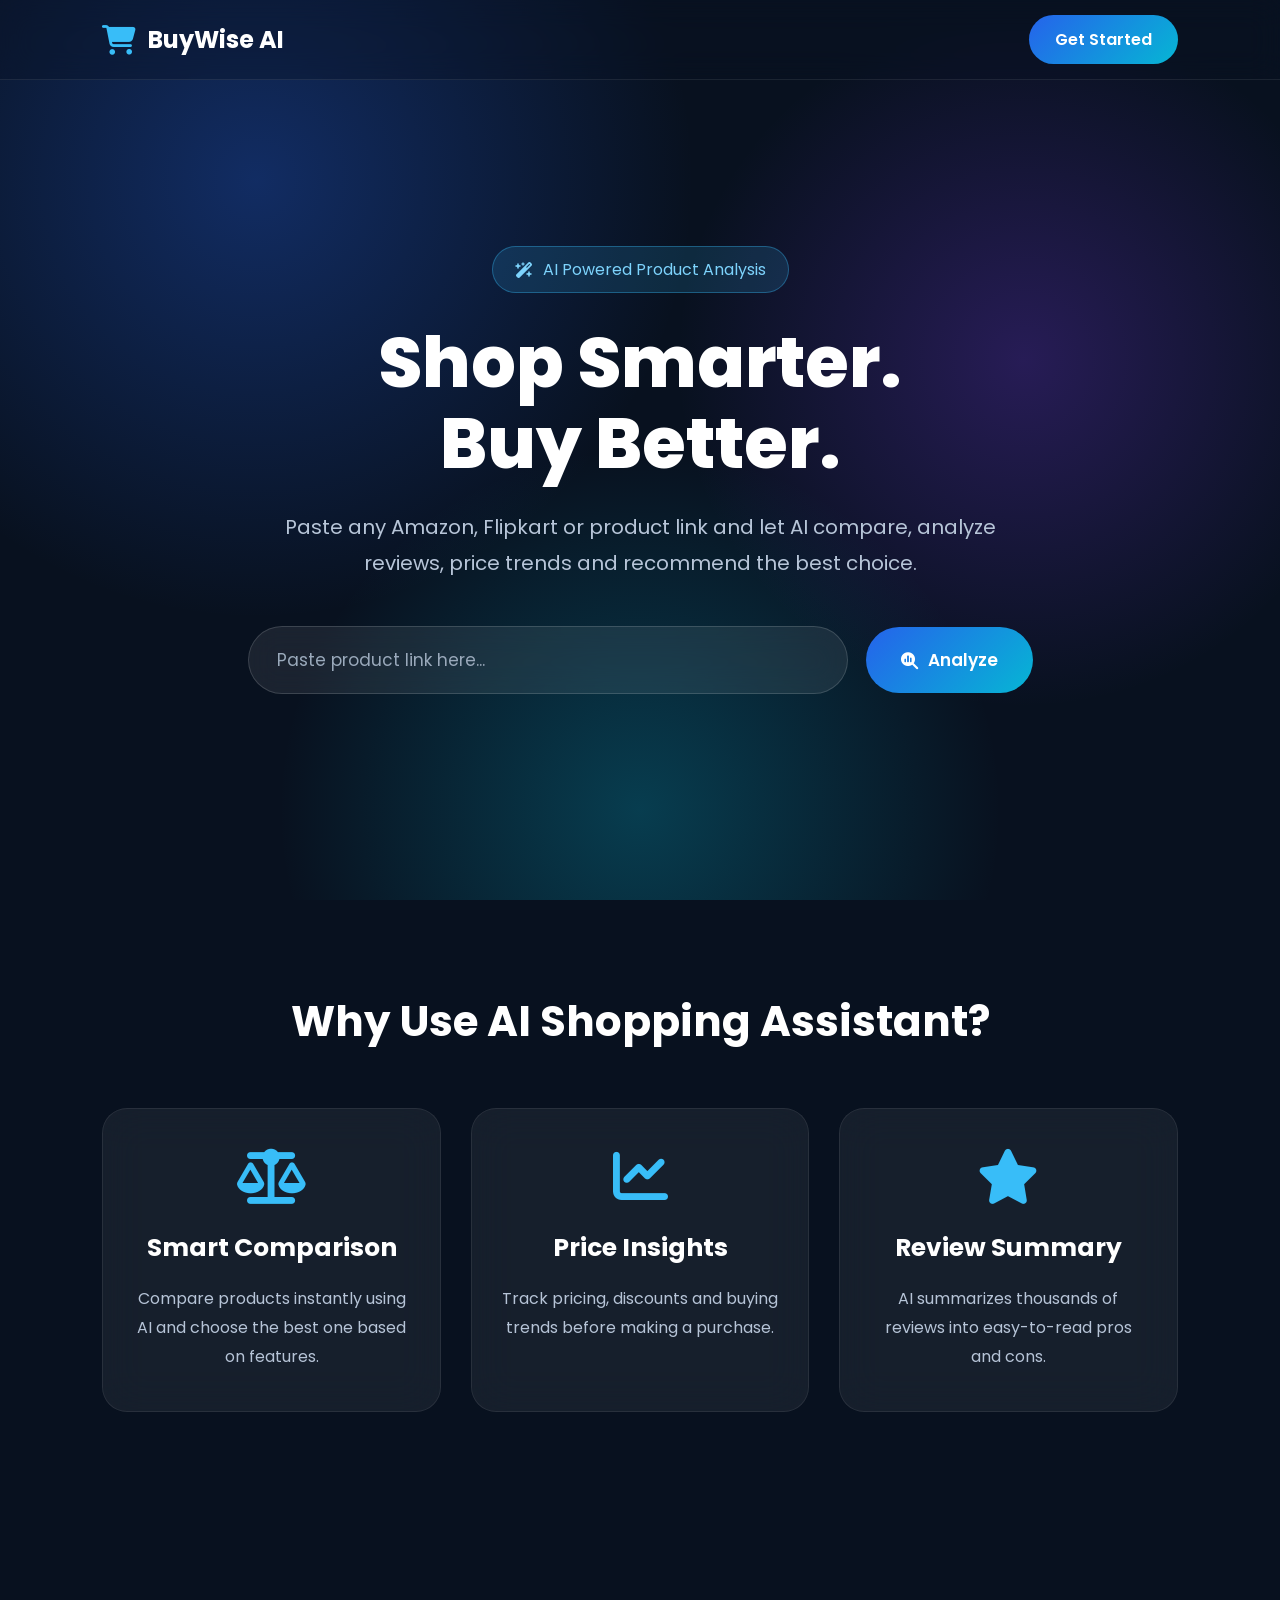
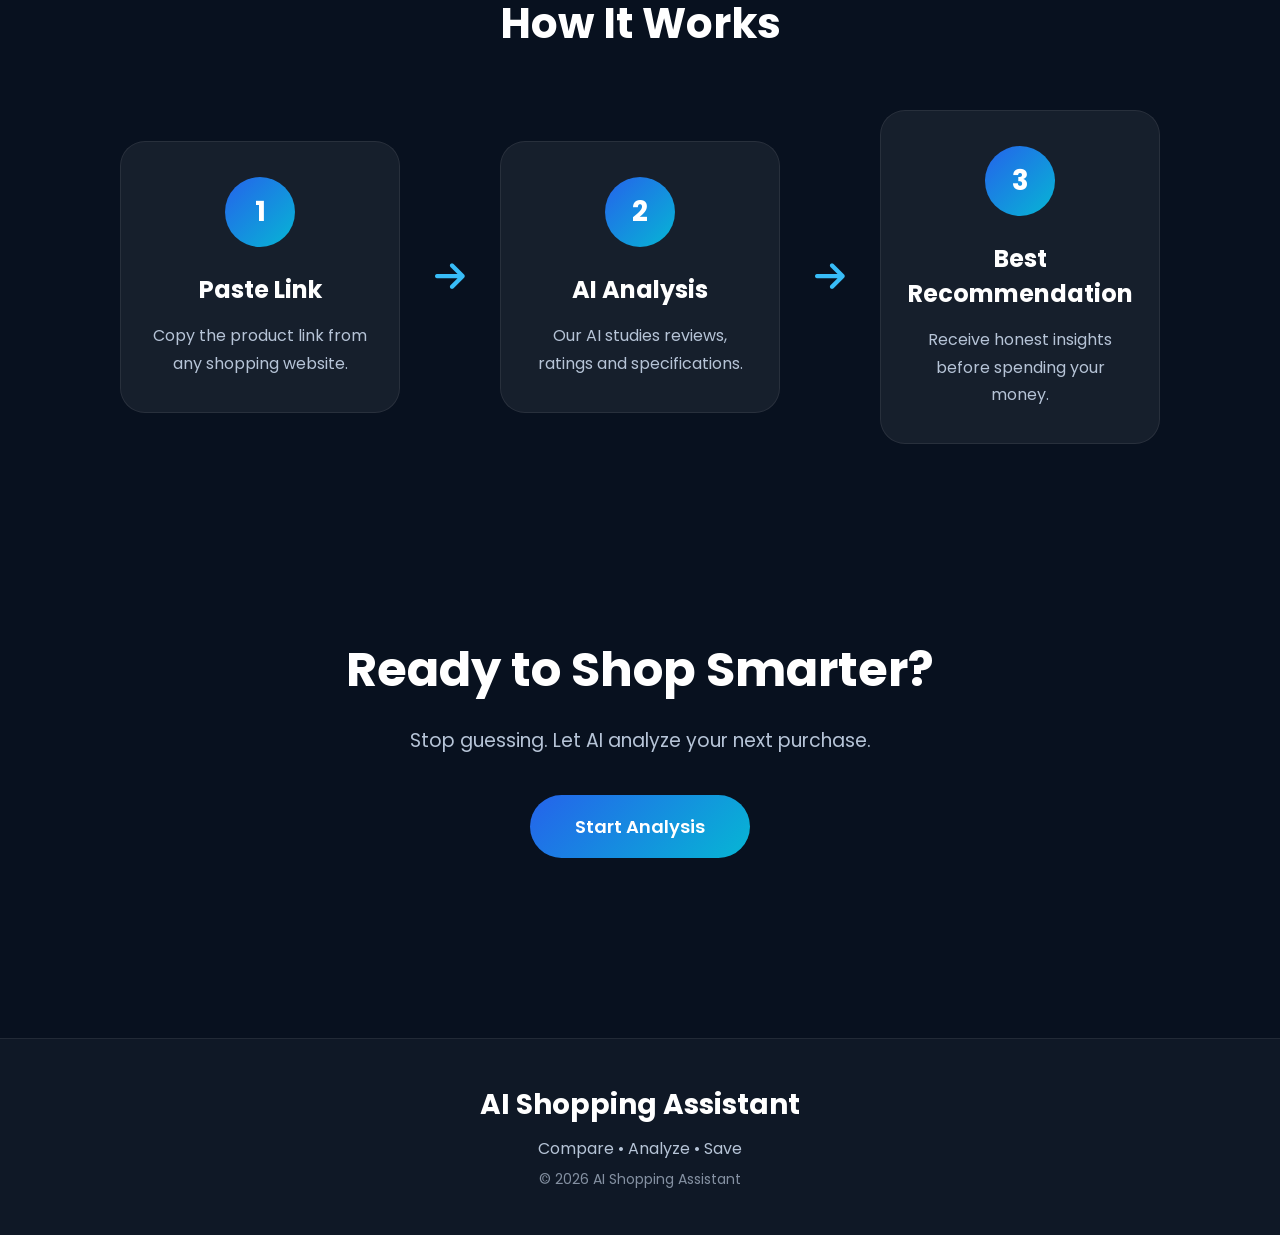
<file: src/main/resources/static/index.html>
<!DOCTYPE html>
<html lang="en">

<head>
    <meta charset="UTF-8">
    <meta name="viewport" content="width=device-width, initial-scale=1.0">
    <title>BuyWise AI</title>

    <!-- Google Fonts -->
    <link href="https://fonts.googleapis.com/css2?family=Poppins:wght@300;400;500;600;700&display=swap"
          rel="stylesheet">

    <!-- Font Awesome -->
    <link rel="stylesheet"
          href="https://cdnjs.cloudflare.com/ajax/libs/font-awesome/6.7.2/css/all.min.css">

    <!-- CSS -->
    <link rel="stylesheet" href="style.css">
</head>

<body>

<!-- Background -->
<div class="bg-animation"></div>

<!-- ================= NAVBAR ================= -->

<nav class="navbar">

    <div class="logo">

        <i class="fa-solid fa-cart-shopping"></i>

        <span>BuyWise AI</span>

    </div>

    <a href="#" class="nav-btn">

        Get Started

    </a>

</nav>

<!-- ================= HERO ================= -->

<section class="hero">

    <div class="hero-content">

        <p class="tag">

            <i class="fa-solid fa-wand-magic-sparkles"></i>

            AI Powered Product Analysis

        </p>

        <h1>

            Shop Smarter.<br>

            Buy Better.

        </h1>

        <p class="subtitle">

            Paste any Amazon, Flipkart or product link and let AI compare,
            analyze reviews, price trends and recommend the best choice.

        </p>

        <!-- Search Box -->

        <div class="search-box">

            <input
                    type="text"
                    id="productLink"
                    placeholder="Paste product link here..." />

            <button id="analyzeBtn">

                <i class="fa-solid fa-magnifying-glass-chart"></i>

                Analyze

            </button>

        </div>

    </div>

</section>

<!-- ================= FEATURES ================= -->

<section class="features">

    <h2>Why Use AI Shopping Assistant?</h2>

    <div class="cards">

        <div class="card">

            <i class="fa-solid fa-scale-balanced"></i>

            <h3>Smart Comparison</h3>

            <p>

                Compare products instantly using AI and choose the
                best one based on features.

            </p>

        </div>

        <div class="card">

            <i class="fa-solid fa-chart-line"></i>

            <h3>Price Insights</h3>

            <p>

                Track pricing, discounts and buying trends
                before making a purchase.

            </p>

        </div>

        <div class="card">

            <i class="fa-solid fa-star"></i>

            <h3>Review Summary</h3>

            <p>

                AI summarizes thousands of reviews into
                easy-to-read pros and cons.

            </p>

        </div>

    </div>

</section>

<!-- ================= HOW IT WORKS ================= -->

<section class="steps">

    <h2>How It Works</h2>

    <div class="step-container">

        <div class="step">

            <div class="number">

                1

            </div>

            <h3>Paste Link</h3>

            <p>

                Copy the product link from any shopping website.

            </p>

        </div>

        <div class="arrow">

            <i class="fa-solid fa-arrow-right"></i>

        </div>

        <div class="step">

            <div class="number">

                2

            </div>

            <h3>AI Analysis</h3>

            <p>

                Our AI studies reviews, ratings and specifications.

            </p>

        </div>

        <div class="arrow">

            <i class="fa-solid fa-arrow-right"></i>

        </div>

        <div class="step">

            <div class="number">

                3

            </div>

            <h3>Best Recommendation</h3>

            <p>

                Receive honest insights before spending your money.

            </p>

        </div>

    </div>

</section>

<!-- ================= CTA ================= -->

<section class="cta">

    <h2>

        Ready to Shop Smarter?

    </h2>

    <p>

        Stop guessing. Let AI analyze your next purchase.

    </p>

    <button class="cta-btn" id="startBtn">

        Start Analysis

    </button>

</section>

<!-- ================= FOOTER ================= -->

<footer>

    <div class="footer-content">

        <h3>

            AI Shopping Assistant

        </h3>

        <p>

            Compare • Analyze • Save

        </p>

        <p class="copyright">

            © 2026 AI Shopping Assistant

        </p>

    </div>

</footer>

<!-- ================= LOADING SCREEN ================= -->

<div class="loading-screen" id="loadingScreen">

    <div class="loader"></div>

    <h2>

        AI is analyzing...

    </h2>

    <p>

        Please wait a moment.

    </p>

</div>

<!-- JS -->

<script src="script.js"></script>

</body>

</html>
</file>
<file: src/main/resources/static/style.css>
/* ==========================================
   GOOGLE FONT
========================================== */

@import url('https://fonts.googleapis.com/css2?family=Poppins:wght@300;400;500;600;700;800&display=swap');

/* ==========================================
   RESET
========================================== */

*{
    margin:0;
    padding:0;
    box-sizing:border-box;
    font-family:'Poppins',sans-serif;
}

html{
    scroll-behavior:smooth;
}

body{

    background:#08111f;

    color:#fff;

    overflow-x:hidden;

}

/* ==========================================
   ANIMATED BACKGROUND
========================================== */

.bg-animation{

    position:fixed;

    width:100%;

    height:100%;

    top:0;

    left:0;

    z-index:-2;

    background:
    radial-gradient(circle at 20% 20%,#2563eb55 0%,transparent 35%),
    radial-gradient(circle at 80% 40%,#7c3aed44 0%,transparent 30%),
    radial-gradient(circle at 50% 90%,#06b6d444 0%,transparent 35%),
    #08111f;

}

/* ==========================================
   NAVBAR
========================================== */

.navbar{

    width:100%;

    height:80px;

    display:flex;

    align-items:center;

    justify-content:space-between;

    padding:0 8%;

    position:fixed;

    top:0;

    left:0;

    backdrop-filter:blur(15px);

    background:rgba(10,18,35,.35);

    border-bottom:1px solid rgba(255,255,255,.08);

    z-index:1000;

}

.logo{

    display:flex;

    align-items:center;

    gap:12px;

    font-size:24px;

    font-weight:700;

}

.logo i{

    color:#38bdf8;

    font-size:30px;

}

.nav-btn{

    text-decoration:none;

    color:white;

    padding:12px 26px;

    border-radius:30px;

    background:linear-gradient(135deg,#2563eb,#06b6d4);

    transition:.35s;

    font-weight:600;

}

.nav-btn:hover{

    transform:translateY(-3px);

    box-shadow:0 15px 30px rgba(37,99,235,.45);

}

/* ==========================================
   HERO SECTION
========================================== */

.hero{

    min-height:100vh;

    display:flex;

    justify-content:center;

    align-items:center;

    padding:120px 8% 80px;

    text-align:center;

}

.hero-content{

    width:100%;

    max-width:900px;

}

/* Tag */

.tag{

    display:inline-flex;

    align-items:center;

    gap:10px;

    background:rgba(56,189,248,.15);

    border:1px solid rgba(56,189,248,.35);

    color:#7dd3fc;

    padding:10px 22px;

    border-radius:30px;

    margin-bottom:30px;

    animation:fadeUp 1s;

}

/* Main Heading */

.hero h1{

    font-size:70px;

    line-height:1.15;

    font-weight:800;

    margin-bottom:25px;

    animation:fadeUp 1.2s;

}

.hero h1 span{

    color:#38bdf8;

}

/* Subtitle */

.subtitle{

    font-size:20px;

    color:#b7c5d8;

    max-width:760px;

    margin:auto;

    line-height:1.8;

    margin-bottom:45px;

    animation:fadeUp 1.4s;

}

/* ==========================================
   SEARCH BOX
========================================== */

.search-box{

    display:flex;

    justify-content:center;

    align-items:center;

    gap:18px;

    flex-wrap:wrap;

    animation:fadeUp 1.6s;

}

.search-box input{

    width:600px;

    max-width:100%;

    padding:20px 28px;

    border:none;

    outline:none;

    border-radius:60px;

    background:rgba(255,255,255,.08);

    backdrop-filter:blur(15px);

    color:white;

    font-size:17px;

    border:1px solid rgba(255,255,255,.15);

    transition:.35s;

}

.search-box input::placeholder{

    color:#9aa9bb;

}

.search-box input:focus{

    border:1px solid #38bdf8;

    box-shadow:0 0 25px rgba(56,189,248,.45);

}

/* Button */

.search-box button{

    padding:20px 35px;

    border:none;

    border-radius:60px;

    background:linear-gradient(135deg,#2563eb,#06b6d4);

    color:white;

    font-size:17px;

    font-weight:600;

    cursor:pointer;

    transition:.35s;

    display:flex;

    align-items:center;

    gap:10px;

}

.search-box button:hover{

    transform:translateY(-5px);

    box-shadow:0 20px 40px rgba(37,99,235,.40);

}

/* ==========================================
   SECTION TITLE
========================================== */

section h2{

    font-size:42px;

    text-align:center;

    margin-bottom:55px;

}

/* ==========================================
   ANIMATION
========================================== */

@keyframes fadeUp{

    from{

        opacity:0;

        transform:translateY(35px);

    }

    to{

        opacity:1;

        transform:translateY(0);

    }

}
/* ==========================================
   FEATURES SECTION
========================================== */

.features{

    padding:90px 8%;

}

.cards{

    display:grid;

    grid-template-columns:repeat(auto-fit,minmax(280px,1fr));

    gap:30px;

}

.card{

    background:rgba(255,255,255,.06);

    border:1px solid rgba(255,255,255,.08);

    backdrop-filter:blur(20px);

    border-radius:25px;

    padding:40px 30px;

    text-align:center;

    transition:.35s;

}

.card:hover{

    transform:translateY(-10px);

    border-color:#38bdf8;

    box-shadow:0 25px 45px rgba(56,189,248,.18);

}

.card i{

    font-size:55px;

    color:#38bdf8;

    margin-bottom:25px;

}

.card h3{

    font-size:25px;

    margin-bottom:18px;

}

.card p{

    color:#b6c4d7;

    line-height:1.8;

}

/* ==========================================
   HOW IT WORKS
========================================== */

.steps{

    padding:90px 8%;

}

.step-container{

    display:flex;

    justify-content:center;

    align-items:center;

    gap:35px;

    flex-wrap:wrap;

}

.step{

    width:280px;

    background:rgba(255,255,255,.06);

    border-radius:25px;

    padding:35px 25px;

    text-align:center;

    border:1px solid rgba(255,255,255,.08);

    transition:.35s;

}

.step:hover{

    transform:translateY(-10px);

    border-color:#38bdf8;

}

.number{

    width:70px;

    height:70px;

    margin:auto;

    border-radius:50%;

    background:linear-gradient(135deg,#2563eb,#06b6d4);

    display:flex;

    justify-content:center;

    align-items:center;

    font-size:28px;

    font-weight:700;

    margin-bottom:25px;

}

.step h3{

    margin-bottom:15px;

    font-size:24px;

}

.step p{

    color:#b6c4d7;

    line-height:1.7;

}

.arrow{

    font-size:34px;

    color:#38bdf8;

}

/* ==========================================
   CALL TO ACTION
========================================== */

.cta{

    padding:100px 8%;

    text-align:center;

}

.cta h2{

    font-size:48px;

    margin-bottom:20px;

}

.cta p{

    color:#b6c4d7;

    font-size:19px;

    margin-bottom:40px;

}

.cta-btn{

    padding:18px 45px;

    border:none;

    border-radius:50px;

    background:linear-gradient(135deg,#2563eb,#06b6d4);

    color:#fff;

    font-size:18px;

    font-weight:600;

    cursor:pointer;

    transition:.35s;

}

.cta-btn:hover{

    transform:translateY(-5px);

    box-shadow:0 20px 40px rgba(37,99,235,.35);

}

/* ==========================================
   FOOTER
========================================== */

footer{

    margin-top:80px;

    padding:45px 8%;

    border-top:1px solid rgba(255,255,255,.08);

    background:rgba(255,255,255,.03);

}

.footer-content{

    text-align:center;

}

.footer-content h3{

    font-size:28px;

    margin-bottom:10px;

}

.footer-content p{

    color:#b6c4d7;

    margin-top:8px;

}

.copyright{

    margin-top:25px;

    font-size:14px;

    opacity:.7;

}
/* ==========================================
   LOADING SCREEN
========================================== */

.loading-screen{

    position:fixed;

    top:0;

    left:0;

    width:100%;

    height:100vh;

    background:#08111f;

    display:flex;

    flex-direction:column;

    justify-content:center;

    align-items:center;

    z-index:9999;

    visibility:hidden;

    opacity:0;

    transition:.4s;

}

.loading-screen.active{

    visibility:visible;

    opacity:1;

}

.loader{

    width:75px;

    height:75px;

    border:7px solid rgba(255,255,255,.15);

    border-top:7px solid #38bdf8;

    border-radius:50%;

    animation:spin 1s linear infinite;

    margin-bottom:25px;

}

.loading-screen h2{

    font-size:30px;

    margin-bottom:10px;

}

.loading-screen p{

    color:#b6c4d7;

}

/* ==========================================
   SCROLLBAR
========================================== */

::-webkit-scrollbar{

    width:10px;

}

::-webkit-scrollbar-track{

    background:#08111f;

}

::-webkit-scrollbar-thumb{

    background:#2563eb;

    border-radius:20px;

}

::-webkit-scrollbar-thumb:hover{

    background:#38bdf8;

}

/* ==========================================
   HOVER EFFECTS
========================================== */

.card,
.step,
.cta-btn,
.nav-btn,
.search-box button{

    transition:all .35s ease;

}

.card:hover{

    transform:translateY(-12px) scale(1.02);

}

.step:hover{

    transform:translateY(-12px);

}

.search-box button:active{

    transform:scale(.95);

}

.cta-btn:active{

    transform:scale(.95);

}

/* ==========================================
   SPIN ANIMATION
========================================== */

@keyframes spin{

    from{

        transform:rotate(0deg);

    }

    to{

        transform:rotate(360deg);

    }

}

/* ==========================================
   RESPONSIVE
========================================== */

@media(max-width:992px){

    .hero h1{

        font-size:52px;

    }

    .subtitle{

        font-size:18px;

    }

    .search-box{

        flex-direction:column;

    }

    .search-box input{

        width:100%;

    }

    .search-box button{

        width:100%;

        justify-content:center;

    }

}

@media(max-width:768px){

    .navbar{

        padding:0 5%;

    }

    .logo{

        font-size:18px;

    }

    .logo i{

        font-size:22px;

    }

    .nav-btn{

        padding:10px 18px;

        font-size:14px;

    }

    .hero{

        padding-top:130px;

    }

    .hero h1{

        font-size:42px;

    }

    .subtitle{

        font-size:16px;

    }

    section h2{

        font-size:32px;

    }

    .step-container{

        flex-direction:column;

    }

    .arrow{

        transform:rotate(90deg);

    }

    .cta h2{

        font-size:36px;

    }

}

@media(max-width:480px){

    .hero h1{

        font-size:34px;

    }

    .subtitle{

        font-size:15px;

    }

    .tag{

        font-size:13px;

    }

    .card{

        padding:30px 20px;

    }

    .step{

        width:100%;

    }

    .cta h2{

        font-size:30px;

    }

}
</file>
